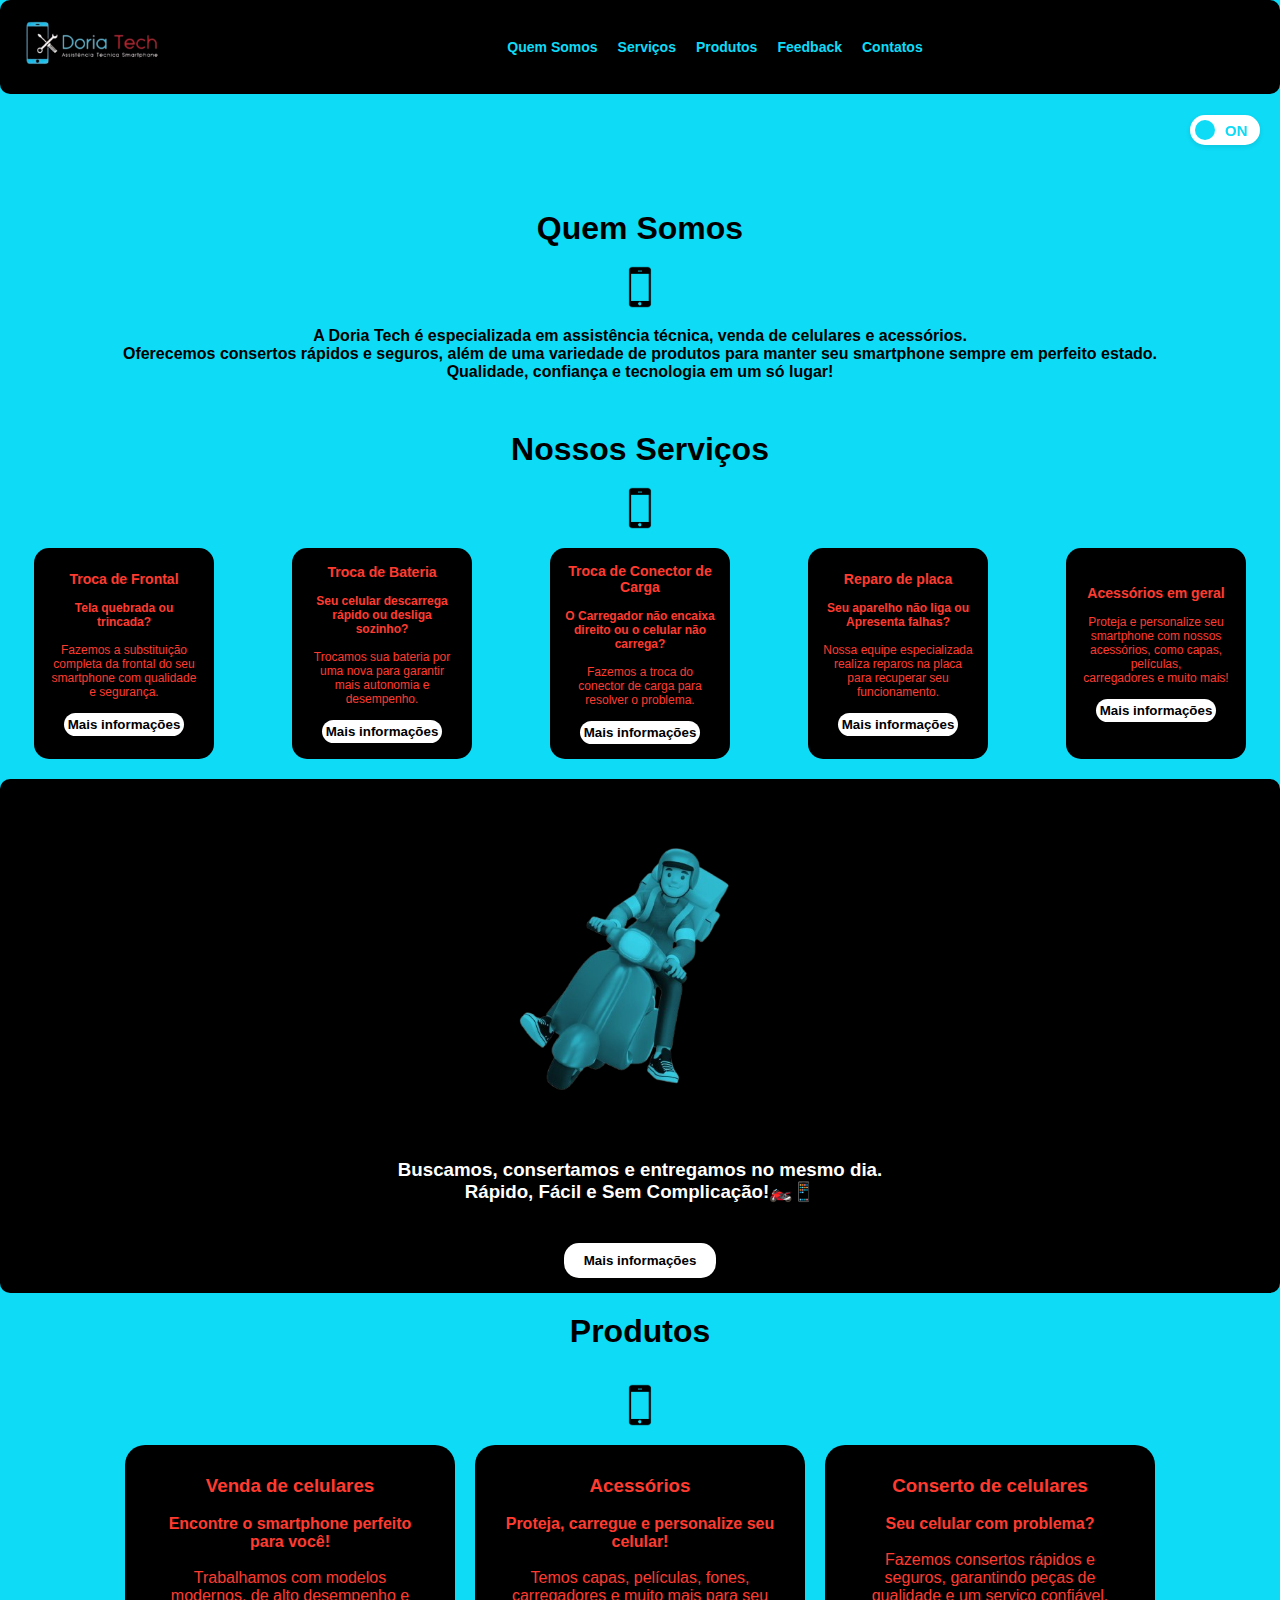
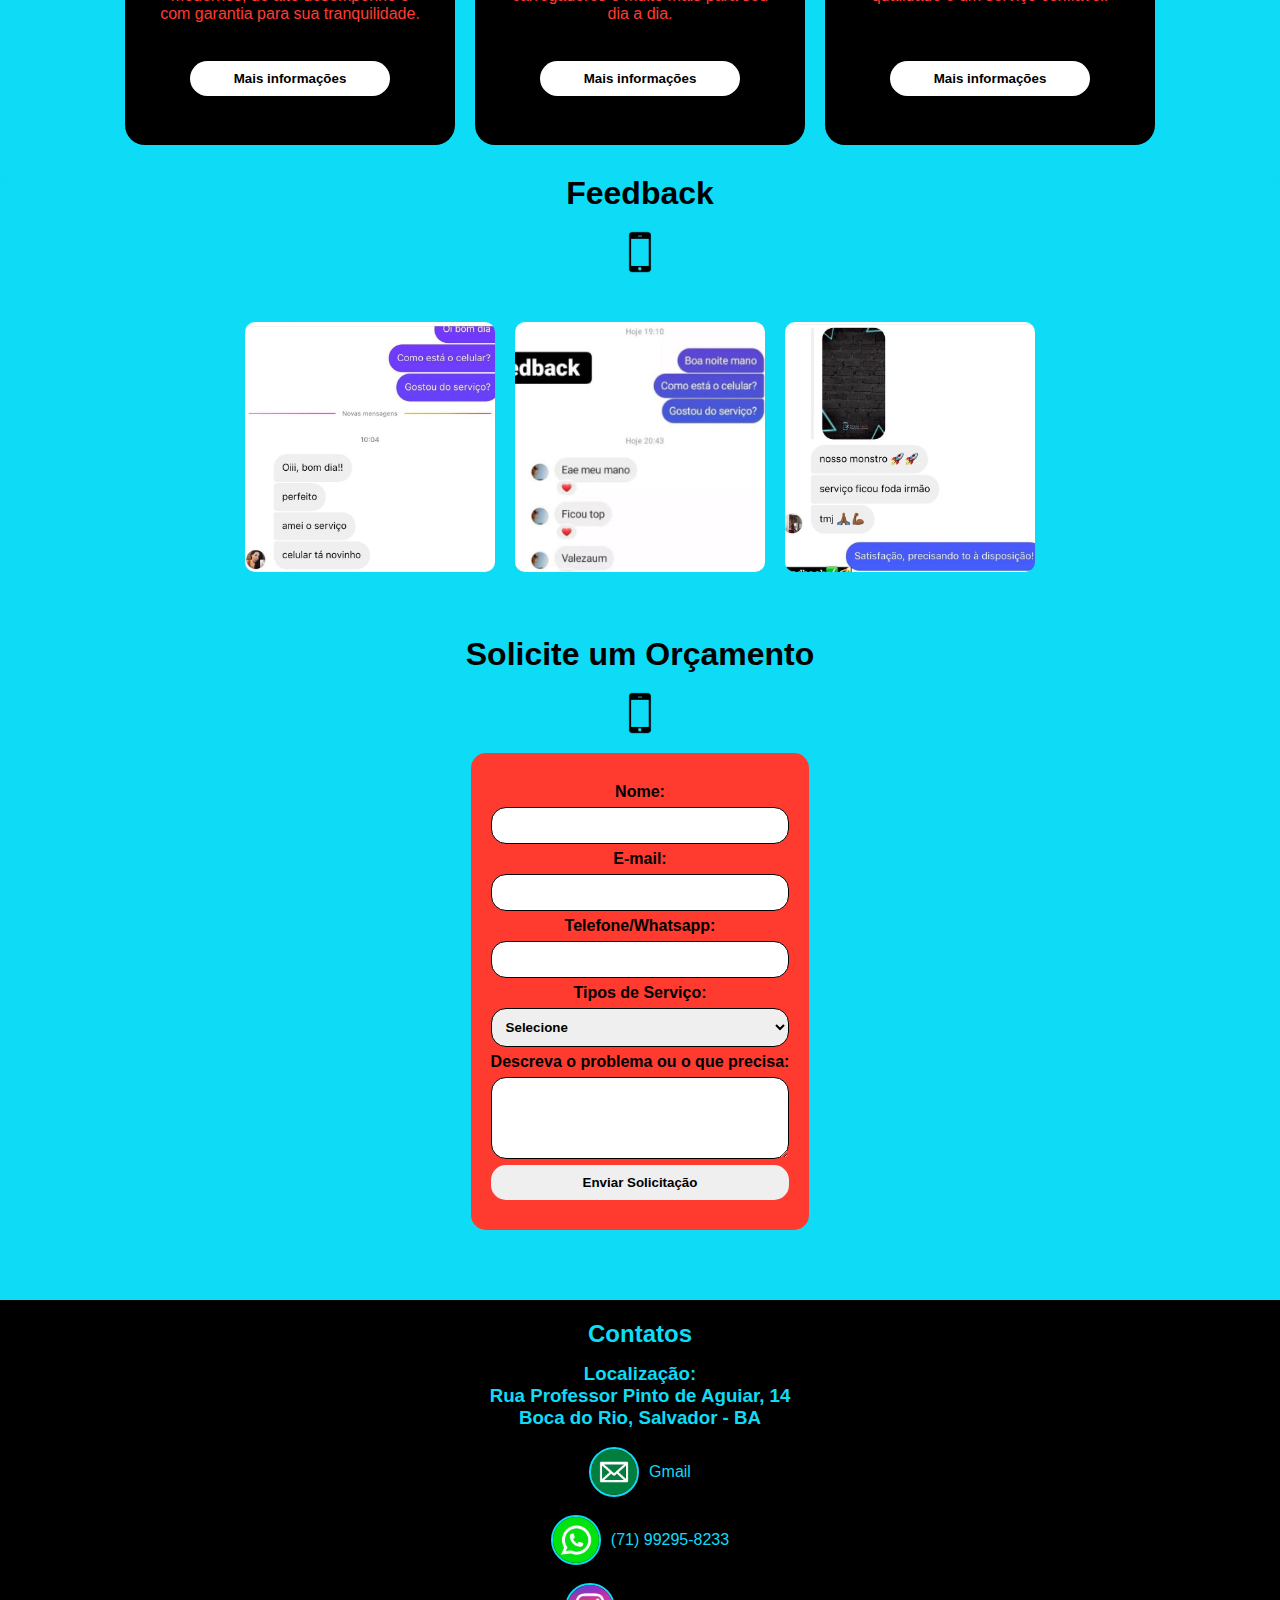
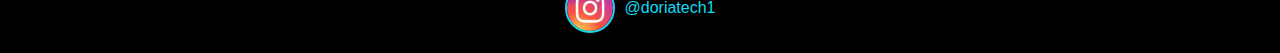
<file: index.html>
<!DOCTYPE html>
<html lang="pt-br">
<head>
    <meta charset="UTF-8">
    <meta name="viewport" content="width=device-width, initial-scale=1.0">
    <link rel="stylesheet" href="doriastyles.css">
    <link rel="stylesheet" href="doriaresponsiv.css">
    <link rel="stylesheet" href="doriadark.css">
    <link rel="stylesheet" href="doriaresponsivdark.css">
    <title>Doriatech</title>
</head>
<body>
    
    <header>
        <nav id="navegacao">
          <div id="menu-sidebar" class="sidebar">
              <button id="fechar-btn"><img src="img/close.svg" alt=""></button>
          </div>
  
          <button id="menu-btn">
            <img class="menu-icon" src="img/menu.svg" alt="" />
          </button>
          <img
            src="img/logo-removebg-preview.png"
            alt="logofoto"
            class="logo-header"
          />
          <ul id="menu-ul" class="menu">
            <li><a href="#quem-so" class="menu_link">Quem Somos</a></li>
            <li><a href="#serv" class="menu_link">Serviços</a></li>
            <li><a href="#prod" class="menu_link">Produtos</a></li>
            <li><a href="#feedback" class="menu_link">Feedback</a></li>
            <li><a href="#footer" class="menu_link">Contatos</a></li>
          </ul>
        </nav>
      </header>
    
    <main class="conteiner">
        <div id="quem-so" class="Quem-somos">
            <h1 class="quem-titulo"> <strong>Quem Somos</strong></h1>
            <img src="img/divcelular-removebg-preview.png" alt="celular" class="celular-div">
            <div class="quem-caixa">
                <p>
                    A Doria Tech é especializada em assistência técnica, venda de celulares e acessórios. 
                    <br>Oferecemos consertos rápidos e seguros, além de uma variedade de produtos para manter seu smartphone sempre em perfeito estado. 
                    <br>                   Qualidade, confiança e tecnologia em um só lugar!
                </p>
            </div>
        </div>
    </main>

    <section id="serv">
        <h1 class="nossos-titulo"><strong>Nossos Serviços</strong></h1>
        <img src="img/divcelular-removebg-preview.png" alt="celular" class="celular-div">
        <div class="nossos-caixa">
            <section class="troca-frontal">
                <div class="frontal">
                    <h3><b>Troca de Frontal</b></h3>
                    <br>
                    <p>
                            <b class="inicio">Tela quebrada ou trincada?</b> <br>
                        <br>Fazemos a substituição completa da frontal do seu smartphone com qualidade e segurança.
                    </p>
                    <br>
                <button class="button-cards"><a href="https://wa.me/5571992958233" target="_blank" rel="noopener noreferrer" class="button-a">Mais informações</a></button>
                </div>

            </section>

            <section class="troca-bateria">
                <div class="bateria">
                    <h3><b>Troca de Bateria</b></h3>
                    <br>
                    <p>
                        <b>Seu celular descarrega rápido ou desliga sozinho?</b><br>
                        <br>Trocamos sua bateria por uma nova para garantir mais autonomia e desempenho.
                    </p>
                    <br>
                <button class="button-cards"><a href="https://wa.me/5571992958233" target="_blank" rel="noopener noreferrer" class="button-a">Mais informações</a></button>
                </div>

            </section>

            <section class="troca-conector">
                <div class="conector">
                    <h3><b>Troca de Conector de Carga</b></h3>
                    <br>
                    <p>
                        <b>O Carregador não encaixa direito ou o celular não carrega?</b><br>
                        <br>Fazemos a troca do conector de carga para resolver o problema.
                    </p>
                    <br>
                <button class="button-cards"><a href="https://wa.me/5571992958233" target="_blank" rel="noopener noreferrer" class="button-a">Mais informações</a></button>
                </div>
            </section>

            <section class="troca-reparo">
                <div class="reparo">
                    <h3><b>Reparo de placa</b></h3>
                    <br>
                    <p>
                        <b>Seu aparelho não liga ou Apresenta falhas?</b><br>
                        <br>Nossa equipe especializada realiza reparos na placa para recuperar seu funcionamento.
                    </p>
                    <br>
                <button class="button-cards"><a href="https://wa.me/5571992958233" target="_blank" rel="noopener noreferrer" class="button-a">Mais informações</a></button>
                </div>
            </section>

            <section class="troca-acessorio">
                <div class="acessorio">
                    <h3><b>Acessórios em geral</b></h3>
                    <br>
                    <p>
                        Proteja e personalize seu smartphone com nossos acessórios, 
                        como capas, películas, carregadores e muito mais!
                    </p>
                    <br>
                <button class="button-cards"><a href="https://wa.me/5571992958233" target="_blank" rel="noopener noreferrer" class="button-a">Mais informações</a></button>
                </div>
            </section>
        </div>
    </section>

    <section class="cta-delivery">
        <img src="img/motoboy-removebg-preview.png" alt="motoboy em uma moto" class="img-delivery">  
       <div class="delivery">      
        <h3>
            Buscamos, consertamos e entregamos no mesmo dia. <br>Rápido, Fácil e Sem Complicação!🏍️📱
        </h3>
        <button class="button-cards-cta"><a href="https://wa.me/5571992958233" target="_blank" rel="noopener noreferrer" class="button-a"> <b>Mais informações</b></a></button>
    </div> 
    </section>

    <section id="prod">
        <h1 class="nossos-produtos"><strong>Produtos</strong></h1>
        <img src="img/divcelular-removebg-preview.png" alt="celular" class="celular-div">

        <section class="nossos-produtos">
            <div class="prod-vendas">
                <div class="vendas">
                    <h3><b>Venda de celulares</b></h3>
                    <br>
                    <p>
                        <b class="inicio">Encontre o smartphone perfeito para você!</b> <br>
                        <br>Trabalhamos com modelos modernos, de alto desempenho e com garantia para sua tranquilidade.
                    </p>
                    <br>
                    <button class="button-cards-vend"><a href="https://wa.me/5571992958233" target="_blank" rel="noopener noreferrer" class="button-a">Mais informações</a></button>
                </div>
            </div>
            <div class="prod-acesso">
                <div class="acesso">
                    <h3><b>Acessórios</b></h3>
                    <br>
                    <p>
                        <b class="inicio">Proteja, carregue e personalize seu celular!</b> <br>
                        <br>Temos capas, películas, fones, carregadores e muito mais para seu dia a dia.
                    </p>
                    <br>
                    <button class="button-cards-vend"><a href="https://wa.me/5571992958233" target="_blank" rel="noopener noreferrer" class="button-a">Mais informações</a></button>
                </div>
            </div>

            <div class="prod-conserto">
                <div class="conserto">
                    <h3><b>Conserto de celulares</b></h3>
                    <br>
                    <p>
                        <b class="inicio">Seu celular com problema?</b> <br>
                        <br>Fazemos consertos rápidos e seguros, garantindo peças de qualidade e um serviço confiável.
                    </p>
                    <br><br>
                    <button class="button-cards-vend"><a href="https://wa.me/5571992958233" target="_blank" rel="noopener noreferrer" class="button-a">Mais informações</a></button>
                </div>
            </div>
        </section>
    </section>

    <section id="feedback">
        <h1 class="nossos-feedback"><strong>Feedback</strong></h1>
        <img src="img/divcelular-removebg-preview.png" alt="divisao-celular" class="celular-div" >
        <div class="feedbacks-container">
        <section class="img-feed1">
            <img src="img/feedback1.jpg" alt="feedbacks" class="feedbacks-todos">
        </section>

        <section>
            <img src="img/feedback2.jpg" alt="feedbacks" class="feedbacks-todos">
        </section>

        <section>
            <img src="img/feedback3.jpg" alt="feedbacks" class="feedbacks-todos">
        </section>
    </div>
    </section>

    <section id="Forms">
        <h1 class="form-text"></strong>Solicite um Orçamento</strong></h1>
        <img src="img/divcelular-removebg-preview.png" alt="divisao-celular" class="celular-div">
              <form action="" method="post" class="form-menu">
                    <label for="nome-form" class="textos-cima-form">Nome:</label>
                    <input type="text" id="nome-form" name="nome" required>

                    <label for="email-form" class="textos-cima-form">E-mail:</label>
                    <input type="email" id="email-form" name="email" required>

                    <label for="tel-form" class="textos-cima-form">Telefone/Whatsapp:</label>
                    <input type="tel" id="tel-form" name="telefone" maxlength="15" required>

                    <label for="servico-form" class="textos-cima-form">Tipos de Serviço:</label>
                    <select  id="servico-form" name="servico" required>
                        <option value="">Selecione</option>
                        <option value="Conserto">Conserto</option>
                        <option value="Comprar">Compra de Celular</option>
                        <option value="Vender">Venda de Celular</option>
                        <option value="Acessorio">Acessórios</option>
                    </select>

                    <label for="mensagem" class="textos-cima-form">Descreva o problema ou o que precisa:</label>
                    <textarea name="mensagem" id="mensagem-form" rows="4" required></textarea>

                    <button type="submit">Enviar Solicitação</button>
              </form>
    </section>

    <footer id="footer">
        <h2 class="contato-titulo">Contatos</h2>
        <h3 class="dark-h3"> Localização:<br>Rua Professor Pinto de Aguiar, 14 <br> Boca do Rio, Salvador - BA</h3> <br>
    
        <div class="contato-info">
            <div class="contato-item">
                <a href="mailto:junior.sm.18@hotmail.com" target="_blank"><img src="img/email2.jpeg" alt="Ícone de E-mail" class="icone"></a>
                <a href="mailto:junior.sm.18@hotmail.com" target="_blank">Gmail</a>
            </div>
            <br>
    
            <div class="contato-item">
                <a href="https://wa.me/5571992958233" target="_blank"><img src="img/wpp3.jpeg" alt="Ícone de WhatsApp" class="icone"></a>
                <a href="https://wa.me/5571992958233" target="_blank">(71) 99295-8233</a>
            </div>
            <br>
    
            <div class="contato-item">
                <a href="https://instagram.com/doriatech1" target="_blank"> <img src="img/ig1.jpeg" alt="Ícone do Instagram" class="icone"></a>
                <a href="https://instagram.com/doriatech1" target="_blank">@doriatech1</a>
            </div>
        </div>
    </footer>  

    <section class="mododark">
        <div class="botao" id="botao">
                <div class="indicar">
                   <div class="texto-onoff">
                    <h1 class="darkmodon">ON</h1>
                    <h1 class="darkmodoff">OFF</h1>
                   </div>
                </div>
        </div>
    </section>

    <script src="doriajava.js"></script>
    <script src="responsiv.js"></script>
</body>
</html>
</file>
<file: doriastyles.css>
*{
    margin: 0;
    padding: 0;
    box-sizing: border-box;
    font-family: 'Exo 2', sans-serif;

}

body{
    background-color: #0edbf6;
    padding-top: 80px; 
    transition: .5s;
}


/* BOTAO ON/OFF */
.botao{
    position: fixed;
    cursor: pointer;
    top: 115px; 
    right: 20px; 
    width: 70px; 
    height: 30px;
    padding: 0 5px;
    border-radius: 25px;
    background-color: #ffffff; 
    z-index: 1000;
    box-shadow: 0 2px 5px rgba(0, 0, 0, 0.1); 
    display: flex;
    align-items: center;
    justify-content: space-between;
    gap: 5px;
}

.botao .indicar{
    width: 20px;
    height: 20px;
    background-color: #0edbf6;
    border-radius: 50%;
    transition: .5s;
}

.botao .texto-onoff{
    display: flex;
    align-items: center;
}

.darkmodon{
    display: block;
    font-size: 15px;
    margin: 2px 30px;
    color: #0edbf6;
}

.darkmodoff{
    display: none;
}

/* HEADER */
html{
    scroll-behavior: smooth;
}

#navegacao{
    display: flex;
    background-color: #000000;
    border-radius: 10px;
    position: fixed;
    width: 100%;
    z-index: 1;
    top: 0;
    padding: 24px 30px;
    justify-content: space-between;
}

.logo-header{
    display: flex;
    align-items: center;
    width: 200px;
}

.menu{
    display: flex;
    align-items: center;
    list-style: none;
    gap: 35px;
    justify-content: center; 
    flex: 1;
}

.menu_link{
    text-decoration: none;
    color: #0edbf6;
    font-weight: bold;
}

.menu_link:hover{
    text-decoration: underline;
    text-underline-offset: 10px;
    color: #FF3B30;
    cursor: pointer;
}

/* QUEM SOMOS*/
.conteiner{
    display: flex;
    justify-content: center;
    align-items: center;
}

.Quem-somos{
    padding: 50px;
    margin-top: 80px; 
}

.quem-titulo{
    text-align: center;   
}

.celular-div{
    display: block;  
    margin: 0 auto;  
    width: 50px;    
    height: auto;    
    margin-top: 15px;
    margin-bottom: 15px;
}

.quem-caixa{
    color: #000000;
    text-align: center;
    font-weight: bold;
}

/* NOSSOS SERVIÇOS*/

.nossos-caixa{
    display: flex;
    justify-content: center;
}

.nossos-titulo{
    text-align: center;
}

.troca-frontal,
.troca-bateria,
.troca-conector,
.troca-reparo,
.troca-serv,
.troca-acessorio {
    display: flex;
    flex-direction: column;
    justify-content: center;
    align-items: center;
    background-color: #000000;
    padding: 20px;
    width: 220px;
    border: #0edbf6;
    border-radius: 25px;
    margin: 0 auto;
    position: relative;
    overflow: hidden;
    text-align: center;
}

.frontal,
.bateria,
.conector,
.reparo,
.serv,
.acessorio,
.button-cards {
    opacity: 1; 
    visibility: visible; 
    color: #FF3B30;
}


.troca-frontal,
.troca-bateria,
.troca-conector,
.troca-reparo,
.troca-serv,
.troca-acessorio {
    transition: opacity 0.3s ease-in-out, visibility 0.3s ease-in-out;
}

.button-cards {
    justify-content: center;
    text-decoration: none;
    font-weight: bold;
    border: none;
    border-radius: 15px;
    padding: 4px;
    cursor: pointer;
    background-color: #ffffff;
}

.button-a {
    text-decoration: none;
    list-style: none;
    color: #000000;
    align-items: center;
}


/* CTA*/
.cta-delivery {
    display: flex;
    align-items: center;
    justify-content: space-between; 
    margin: 20px auto;
    padding: 10px;
    background-color: #000000;
    border-radius: 10px;
    flex-wrap: wrap; 
}

.img-delivery {
    width: 350px; 
    margin-right: 20px; 
}

.delivery {
    display: flex;
    flex-direction: column; 
    justify-content: center;
    align-items: center; 
    color: #ffffff;
    text-align: center;
    font-size: 25px;
    gap: 20px; 
    flex-grow: 1; 
}

.button-cards-cta {
    justify-content: center;
    text-decoration: none;
    border: none;
    border-radius: 15px;
    padding: 10px 20px;
    cursor: pointer;
    background-color: #ffffff;
    margin-top: 20px;  
}

/* PRODUTOS */

.nossos-produtos {
    text-align: center;
    margin: 0;
    margin-bottom: 30px;
    display: flex;
    flex-wrap: wrap; 
    justify-content: center; 
    gap: 20px; 
}

/* PRODUTOS VENDAS */

.prod-vendas {
    background-color: #000000;
    display: flex; 
    flex-direction: column;
    justify-content: space-between;
    align-items: center;
    padding: 20px;
    border-radius: 20px;
    width: 330px;
    height: 250px;
    box-sizing: border-box;
}

.vendas {
    text-align: center;
    color: #FF3B30;
    font-size: 16px;
    word-wrap: break-word;
    white-space: normal;
    padding: 10px;
}

/* PRODUTOS ACESSORIOS */
.prod-acesso {
    background-color: #000000;
    display: flex; 
    flex-direction: column; 
    justify-content: space-between;
    align-items: center;
    padding: 20px;
    border-radius: 20px;
    width: 330px;
    height: 250px;
    box-sizing: border-box;
}

.acesso {
    text-align: center;
    color: #FF3B30;
    font-size: 16px;
    word-wrap: break-word;
    white-space: normal;
    padding: 10px;
}



/* PRODUTOS CONSERTO */

.prod-conserto {
    background-color: #000000;
    display: flex; 
    flex-direction: column; 
    justify-content: space-between;
    align-items: center;
    padding: 20px;
    border-radius: 20px;
    width: 330px;
    height: 250px;
    box-sizing: border-box;
}

.conserto {
    text-align: center;
    color: #FF3B30;
    font-size: 16px;
    word-wrap: break-word;
    white-space: normal;
    padding: 10px;
}

.prod-vendas,
.prod-acesso,
.prod-conserto {
    min-height: 300px; 
    display: flex;
    flex-direction: column;
    align-items: center;
    justify-content: space-between;
}

/* BOTAO PRODUTOS TODOS */
.button-cards-vend {
    justify-content: center;
    font-weight: bold;
    text-decoration: none;
    border: none;
    border-radius: 50px;
    padding: 10px 20px;
    cursor: pointer;
    background-color: #ffffff;
    margin-top: 20px; 
    width: 100%; 
    max-width: 200px; 
    text-align: center; 
}

/* FEEDBACK */

#feedback {
        text-align: center; 
        background-color: #0edbf6; 
        border-radius: 15px;
}

.feedbacks-container {
    padding: 30px;
    display: flex; 
    justify-content: center; 
    gap: 20px; 
    flex-wrap: wrap; 
}

.feedbacks-todos {
    width: auto; 
    height: 300px; 
    border-radius: 10px; 
}

 /* FORM */
.form-text{
    text-align: center;   
}

#Forms{
     display: flex;
     flex-direction: column;
     justify-content: center;
     align-items: center;
     padding:30px 20px;
}

.form-menu{
    display: flex;
    flex-direction: column;
    gap: 6px;
    padding:30px 20px;
    background-color: #FF3B30;
    border-radius: 15px;
    color: #000000;
    
}

#Forms input, #Forms select, #Forms textarea{
    padding: 10px;
    border-radius: 15px;
    border: 1px solid #000000;
    font-weight: bold;
}

.textos-cima-form{
    text-align: center;
    font-weight: bold;
}

#Forms button{
    padding: 10px;
    border-radius: 15px;
    border: none;
    font-weight: bold;
    cursor: pointer;
}

#Forms button:hover{
    color: #0edbf6;
    background-color: #000000;
}

 /* FOOTER */

#footer {
    background-color: #000000; 
    color: #0edbf6; 
    text-align: center; 
    padding: 30px 20px; 
    margin-top: 40px; 
    width: 100%; 
    position: relative; 
}

.contato-titulo {
    font-size: 24px;
    margin-bottom: 15px;
}

.contato-info {
    display: flex;
    flex-direction: column; 
    align-items: center;
}

.contato-item {
    display: flex;
    align-items: center;
    gap: 10px;
}

.icone {
    width: 50px; 
    height: 50px; 
    border-radius: 50%; 
    object-fit: cover; 
    overflow: hidden; 
    display: block; 
    border: 2px solid #0edbf6; 
}

.contato-item {
    display: flex;
    align-items: center;
    gap: 10px;
}

.contato-item a {
    color: #0edbf6; 
    text-decoration: none; 
    font-size: 16px;
    transition: 0.3s; 
}

.contato-item a:hover {
    color: rgb(255, 255, 255); 
}
</file>
<file: doriadark.css>
*{
    margin: 0;
    padding: 0;
    box-sizing: border-box;
    font-family: 'Exo 2', sans-serif;

}

body.dark html{
    scroll-behavior: smooth;
}

body.dark{
    background-color: #000000;
}

/* HEADER */
body.dark .logo-header{
    filter: brightness(200%) contrast(100%) saturate(0) sepia(100%) hue-rotate(180deg);
}

body.dark .menu_link{
    text-decoration: none;
    color: #000000;
    font-weight: bold;
}

body.dark #navegacao{
    display: flex;
    background-color: #FF3B30;
    border-radius: 10px;
    position: fixed;
    width: 100%;
    z-index: 1;
    top: 0;
    padding: 24px 30px;
    justify-content: space-between;
}

body.dark .menu{
    display: flex;
    align-items: center;
    list-style: none;
    gap: 35px;
    justify-content: center; 
    flex: 1;
}

body.dark .menu_link:hover{
    text-decoration: underline;
    text-underline-offset: 10px;
    color: #ffffff;
    cursor: pointer;
}


/* Menu Hamburger */
body.dark .sidebar{
    display: none;
}
body.dark #navegacao button{
    display: none;
    background-color: transparent;
    border: none;
    cursor: pointer;
    
}
body.dark .menu-icon{
    width: 30px;
    height: 30px;
    filter: invert(1);
}

body.dark .fechar-btn{
    width: 30px;
    height: 30px;
}

/* CELULAR DIVISORIO */
body.dark .celular-div{
    filter: invert(1); /* inverte as cores da imagem para adaptá-la ao modo escuro */
}

/* BOTAO ON/OFF */
.botao.dark{
    background-color: #ffffff;
    flex-direction: row-reverse; /* Inverte: agora fica [bolinha] [OFF] */
}

.botao.dark .indicar{
    background-color: #000000;
    transform: translateX(0); /* Mantém no lugar */
}

.botao.dark .texto-onoff{
    display: flex;
    align-items: center;
    flex-direction: row-reverse;
}
   
.botao.dark .darkmodoff{
    display: block;
    font-size: 15px;
    margin: 2px 30px;
    color: #FF3B30;
        
}
 
.botao.dark .darkmodon{
       display: none;
}


/* TITULOS */
body.dark .quem-titulo, body.dark .nossos-titulo{
    color: #ffffff;
    text-align: center;   
}

body.dark .quem-caixa{
    color: #ffffff;
    text-align: center;
    font-weight: bold;
}

/* NOSSOS SERVIÇOS*/
body.dark .troca-frontal,
body.dark .troca-bateria,
body.dark .troca-conector,
body.dark .troca-reparo,
body.dark .troca-serv,
body.dark .troca-acessorio {
    display: flex;
    flex-direction: column;
    justify-content: center;
    align-items: center;
    background-color: #FF3B30;
    padding: 20px;
    width: 220px;
    border: #0edbf6;
    border-radius: 25px;
    margin: 0 auto;
    position: relative;
    overflow: hidden;
    text-align: center;
}

body.dark .frontal,
body.dark .bateria,
body.dark .conector,
body.dark .reparo,
body.dark .serv,
body.dark .acessorio,
body.dark .button-cards {
    opacity: 1; 
    visibility: visible; 
    color: #ffffff;
}


body.dark .troca-frontal,
body.dark .troca-bateria,
body.dark .troca-conector,
body.dark .troca-reparo,
body.dark .troca-serv,
body.dark .troca-acessorio {
    transition: opacity 0.3s ease-in-out, visibility 0.3s ease-in-out;
}

body.dark .button-cards {
    justify-content: center;
    text-decoration: none;
    border: none;
    border-radius: 15px;
    padding: 4px;
    cursor: pointer;
    background-color: #000000;
    font-weight: bold;
}

body.dark .button-a {
    text-decoration: none;
    list-style: none;
    color: #ffffff;
    align-items: center;
}

/* CTA*/

body.dark .cta-delivery {
    display: flex;
    align-items: center;
    justify-content: space-between; 
    margin: 20px auto;
    padding: 10px;
    background-color: #000000;
    border-radius: 10px;
    flex-wrap: wrap; 
}

body.dark .img-delivery {
    width: 350px; 
    margin-right: 20px; 
}

body.dark .delivery {
    display: flex;
    flex-direction: column; 
    justify-content: center;
    align-items: center; 
    color: #0edbf6;
    text-align: center;
    font-size: 25px;
    gap: 20px; 
    flex-grow: 1; 
}

body.dark .button-cards-cta {
    justify-content: center;
    text-decoration: none;
    border: none;
    border-radius: 15px;
    padding: 10px 20px;
    cursor: pointer;
    background-color: #FF3B30;
    margin-top: 20px;  
}

/* PRODUTOS*/


body.dark .nossos-produtos {
    color: #ffffff;
    text-align: center;
    margin: 0;
    margin-bottom: 30px;
    display: flex;
    flex-wrap: wrap; 
    justify-content: center; 
    gap: 20px; 
}



/* PRODUTOS VENDAS */

body.dark .prod-vendas {
    background-color: #FF3B30;
    display: flex; 
    flex-direction: column;
    justify-content: space-between;
    align-items: center;
    padding: 20px;
    border-radius: 20px;
    width: 330px;
    height: 250px;
    box-sizing: border-box;
}

body.dark  .vendas {
    text-align: center;
    color: #ffffff;
    font-size: 16px;
    word-wrap: break-word;
    white-space: normal;
    padding: 10px;
}

/* PRODUTOS ACESSORIOS */
body.dark .prod-acesso {
    background-color: #FF3B30;
    display: flex; 
    flex-direction: column; 
    justify-content: space-between;
    align-items: center;
    padding: 20px;
    border-radius: 20px;
    width: 330px;
    height: 250px;
    box-sizing: border-box;
}

body.dark .acesso {
    text-align: center;
    color: #ffffff;
    font-size: 16px;
    word-wrap: break-word;
    white-space: normal;
    padding: 10px;
}

/* PRODUTOS CONSERTO */

body.dark .prod-conserto {
    background-color: #FF3B30;
    display: flex; 
    flex-direction: column; 
    justify-content: space-between;
    align-items: center;
    padding: 20px;
    border-radius: 20px;
    width: 330px;
    height: 250px;
    box-sizing: border-box;
}

body.dark .conserto {
    text-align: center;
    color: #ffffff;
    font-size: 16px;
    word-wrap: break-word;
    white-space: normal;
    padding: 10px;
}

/* BOTAO PRODUTOS TODOS */
body.dark .button-cards-vend {
    font-weight: bold;
    justify-content: center;
    text-decoration: none;
    border: none;
    border-radius: 50px;
    padding: 10px 20px;
    cursor: pointer;
    background-color: #000000;
    margin-top: 20px; 
    width: 100%; 
    max-width: 200px; 
    text-align: center; 
}

body.dark .prod-vendas,
body.dark .prod-acesso,
body.dark .prod-conserto {
    min-height: 300px; 
    display: flex;
    flex-direction: column;
    align-items: center;
    justify-content: space-between;
}

/* FEEDBACK */
body.dark .nossos-feedback{
color: #ffffff;
}


body.dark #feedback {
    text-align: center; 
    background-color: #000000; 
    border-radius: 15px;
}

body.dark .feedbacks-container {
padding: 30px;
display: flex; 
justify-content: center; 
gap: 20px; 
flex-wrap: wrap; 
}

body.dark .feedbacks-todos {
width: auto; 
height: 300px; 
border-radius: 10px; 
}


/* FORM */
body.dark .form-text {
    color: #ffffff;
    text-align: center;   
}

body.dark #Forms {
    display: flex;
    flex-direction: column;
    justify-content: center;
    align-items: center;
    padding: 30px 20px;
}

body.dark .form-menu {
    display: flex;
    flex-direction: column;
    gap: 6px;
    padding: 30px 20px;
    background-color: #0edbf6;
    border-radius: 15px;
    color: #ffffff;
}

body.dark #Forms input, body.dark #Forms select, body.dark #Forms textarea {
    padding: 10px;
    border-radius: 15px;
    border: 1px solid #000000;
    font-weight: bold;
}

body.dark .textos-cima-form {
    text-align: center;
    font-weight: bold;
}

body.dark #Forms button {
    padding: 10px;
    border-radius: 15px;
    border: none;
    font-weight: bold;
    cursor: pointer;
}

body.dark #Forms button:hover {
    color: #ffffff;
    background-color: #FF3B30;
}

/* FOOTER */
body.dark #footer {
    background-color: #FF3B30; 
    border-radius: 15px;
    color: #0edbf6; 
    text-align: center; 
    padding: 30px 20px; 
    margin-top: 40px; 
    width: 100%; 
    position: relative; 
}

/* FOOTER TITULOS */
body.dark .contato-titulo {
    font-size: 24px;
    margin-bottom: 15px;
}

/* FOOTER LINKS E ICONES*/
body.dark .contato-info {
    display: flex;
    flex-direction: column; 
    align-items: center;
}

body.dark .contato-titulo, body.dark .dark-h3{
    color: #ffffff;
}

body.dark .contato-item {
    display: flex;
    align-items: center;
    gap: 10px;
}

body.dark .icone {
    width: 50px; 
    height: 50px; 
    border-radius: 50%; 
    object-fit: cover; 
    overflow: hidden; 
    display: block; 
    border: 2px solid #ffffff; 
}

body.dark .contato-item {
    display: flex;
    align-items: center;
    gap: 10px;
}

body.dark .contato-item a {
    color: #ffffff; 
    text-decoration: none; 
    font-size: 16px;
    transition: 0.3s; 
}

body.dark .contato-item a:hover {
    color: #0edbf6; 
}
</file>
<file: doriaresponsiv.css>
/* Reset e configurações globais */
* {
    margin: 0;
    padding: 0;
    box-sizing: border-box;
    font-family: 'Exo 2', sans-serif;
}

html {
    scroll-behavior: smooth;
}

body {
    background-color: #0edbf6;
    padding-top: 80px;
}


/* Header e navegação responsiva */
#navegacao {
    display: flex;
    background-color: #000;
    border-radius: 10px;
    position: fixed;
    width: 100%;
    z-index: 10;
    top: 0;
    padding: 15px 20px;
    justify-content: space-between;
    align-items: center;
}

.logo-header {
    width: 150px;
}

.menu {
    display: flex;
    list-style: none;
    gap: 20px;
    flex-wrap: wrap;
}

.menu_link {
    text-decoration: none;
    color: #0edbf6;
    font-weight: bold;
    font-size: 14px;
    white-space: nowrap;
}

/* Menu Hamburger */
.sidebar{
    display: none;
}
#navegacao button{
    display: none;
    background-color: transparent;
    border: none;
    cursor: pointer;
    
}
.menu-icon{
    width: 30px;
    height: 30px;
    filter: invert(1);
}

.fechar-btn{
    width: 30px;
    height: 30px;
}

/* Seção Nossos Serviços */
.nossos-caixa {
    display: grid;
    grid-template-columns: repeat(auto-fit, minmax(120px, 1fr));
    gap: 10px;
    justify-content: center;
}

.troca-frontal, .troca-bateria, .troca-conector, .troca-reparo, .troca-serv, .troca-acessorio {
    background-color: #000;
    padding: 15px;
    width: 100%;
    max-width: 180px;
    border-radius: 15px;
    text-align: center;
    color: #0edbf6;
    font-size: 12px;
    word-wrap: break-word;
    transition: transform 0.3s ease-in-out;
}

.troca-frontal:hover, .troca-bateria:hover, .troca-conector:hover, .troca-reparo:hover, .troca-serv:hover, .troca-acessorio:hover {
    transform: scale(1.05);
}

/* Seção Delivery */
.cta-delivery {
    display: flex;
    flex-direction: column;
    align-items: center;
    background-color: #000;
    padding: 20px;
    border-radius: 10px;
}

.img-delivery {
    width: 80%;
    max-width: 350px;
    margin-bottom: 15px;
}

.delivery {
    color: #fff;
    text-align: center;
    max-width: 600px;
    margin: 0 auto;
}



    
/* FEEDBACK IMAGENS */
.feedbacks-todos {
        width: 250px; 
        height: 250px;
        border-radius: 10px;
        object-fit: cover;
}



/* FOOTER */
#footer {
    background-color: #000;
    color: #0edbf6;
    text-align: center;
    padding: 20px;
    width: 100%;
    position: relative; 
}

/* FOOTER CONTATOS */
.contato-info {
    display: flex;
    flex-direction: column;
    align-items: center;
}

.contato-item {
    display: flex;
    align-items: center;
    gap: 10px;
    flex-wrap: wrap;
}

.contato-item a {
    color: #0edbf6;
    text-decoration: none;
    font-size: 16px;
}

/*CYA DELIVERY*/
.cta-delivery {
    padding: 15px;
}

.delivery {
    font-size: 16px; 
    white-space: normal; 
}

@media (max-width: 768px) {

        .sidebar{
            position: absolute;
            left: 0;
            top: 0;
            z-index: 100;
            background-color: rgba(0, 0, 0, 0.82);
            border-radius: 0px 15px 15px 0px;
            height: 50vh;
            width: 60%;
            border: solid white 1px;
           
        }
        #navegacao button{
            display: block;
        }
        .sidebar img{
            width: 25px;
            height: 25px;
            filter: invert(1);
        }
        .sidebar #fechar-btn{
            position: absolute;
            top: 2em;
            right: 2em;
        }
        
        #navegacao {
            display: flex;
            justify-content: space-between;
            flex-direction: row;
            padding: 11px;
        }
        .menu {
            display: none;
            align-items: baseline;
            flex-direction: column;
            gap: 20px;
        }
        .menu li{
            margin-left: 2em;
        }
        .menu li a{
            font-size: 1.0rem;
        }
        .logo-header{
            margin-right: 110px;
            margin-top: 5px;
            margin-bottom: 10px;
        }

    /* NOSSOS SERVIÇOS */
    .nossos-caixa {
        display: flex;
        flex-wrap: wrap;
        justify-content: center;
    }

/* FEEDBACK */
.feedbacks-container {
    flex-direction: column;
    align-items: center;
    gap: 20px;
    flex-wrap: wrap;
}
.contato-info {
    flex-direction: column;
    text-align: center;
}
.contato-item {
    justify-content: center;
}


}
</file>
<file: doriaresponsivdark.css>
/* RESETAR CONFIGURAÇÕES */
* {
    margin: 0;
    padding: 0;
    box-sizing: border-box;
    font-family: 'Exo 2', sans-serif;
}

html {
    scroll-behavior: smooth;
}

/* DARK FEEDBACK */
body.dark #feedback {
    text-align: center; 
    background-color: #000; 
    border-radius: 15px;
}

body.dark .feedbacks-container {
padding: 30px;
display: flex; 
justify-content: center; 
gap: 20px; 
flex-wrap: wrap; 
}

body.dark .feedbacks-todos {
width: 250px; 
height: 250px; 
border-radius: 10px; 
}

/* DARK HEADER E MENU LINKS */
body.dark #navegacao {
    display: flex;
    background-color: #FF3B30;
    border-radius: 10px;
    position: fixed;
    width: 100%;
    z-index: 10;
    top: 0;
    padding: 15px 20px;
    justify-content: space-between;
    align-items: center;
}

body.dark .logo-header {
    width: 150px;
}

body.dark .menu {
    display: flex;
    list-style: none;
    gap: 20px;
    flex-wrap: wrap;
}

body.dark .menu_link {
    text-decoration: none;
    color: #000;
    font-weight: bold;
    font-size: 14px;
    white-space: nowrap;
}


/* CTA DELIVERY*/
body.dark .cta-delivery {
    padding: 15px;
}

body.dark .delivery {
    font-size: 16px; 
    white-space: normal; 
}

/* FOOTER DARK*/
body.dark #footer {
    background-color: #FF3B30;
    color: #ffffff;
    text-align: center;
    padding: 20px;
    width: 100%;
    position: relative; 
}

@media (max-width: 768px) {
    body.dark #navegacao {
        flex-direction: column;
        align-items: center;
        padding: 10px;
    }
    body.dark .menu {
        flex-direction: row;
        gap: 10px;
    }
    body.dark .logo-header {
        margin-bottom: 10px;
    }

    body.dark #feedback {
        text-align: center;
        background-color: #000;
        padding: 20px;
    }
    
    body.dark .feedbacks-container {
        display: flex;
        justify-content: center;
        gap: 20px;
        flex-wrap: wrap;
    }
    
    body.dark .feedbacks-todos {
        width: 250px; /* Aumentei a largura das imagens */
        height: 250px;
        border-radius: 10px;
        object-fit: cover;
    }

    body.dark .sidebar{
        position: absolute;
        left: 0;
        top: 0;
        z-index: 100;
        background-color: rgba(255, 59, 48, 0.82);
        border-radius: 0px 15px 15px 0px;
        height: 50vh;
        width: 60%;
        border: solid white 1px;
       
    }
    body.dark #navegacao button{
        display: block;
    }
    body.dark .sidebar img{
        width: 25px;
        height: 25px;
        filter: invert(1);
    }
    body.dark .sidebar #fechar-btn{
        position: absolute;
        top: 2em;
        right: 2em;
    }
    
    body.dark #navegacao {
        display: flex;
        justify-content: space-between;
        flex-direction: row;
        padding: 11px;
    }
    body.dark .menu {
        display: none;
        align-items: baseline;
        flex-direction: column;
        gap: 20px;
    }
    body.dark .menu li{
        margin-left: 2em;
    }
    body.dark .menu li a{
        font-size: 1.0rem;
    }
    body.dark .logo-header{
        margin-right: 110px;
        margin-top: 5px;
        margin-bottom: 10px;
    }

}

@media (max-width: 411px) {
    .botao{
        position: fixed;
        cursor: pointer;
        margin-top: 1px; 
        right: 20px; 
        width: 50px; 
        height: 30px;
        border-radius: 25px;
        background-color: #ffffff; 
        z-index: 1000;
        box-shadow: 0 2px 5px rgba(0, 0, 0, 0.1); 
    }
    body.dark .botao{
        position: fixed;
        cursor: pointer;
        margin-top: 1px; 
        right: 20px; 
        width: 50px; 
        height: 30px;
        border-radius: 25px;
        background-color: #ffffff; 
        z-index: 1000;
        box-shadow: 0 2px 5px rgba(0, 0, 0, 0.1); 
    }

    .darkmodon{
        display: block;
        font-size: 11px;
        margin: 3px 22px;
        color: #0edbf6;
    }
    
    .botao.dark .darkmodoff{
        display: block;
        font-size: 11px;
        margin: 3px 22px;
        color: #FF3B30;
            
    }

    body.dark .feedbacks-container {
        display: flex;
        flex-direction: column;
        justify-content: center;
        align-items: center;
        gap: 20px;
        flex-wrap: wrap;
    }

    body.dark .feedbacks-todos {
            width: 250px; 
            height: 250px;
            border-radius: 10px;
            object-fit: cover;
    }

    body.dark .cta-delivery {
        display: flex;
        flex-direction: column;
        align-items: center;
        background-color: #000;
        padding: 20px;
        border-radius: 10px;
    }
    
    body.dark .img-delivery {
        width: 80%;
        max-width: 350px;
        margin-bottom: 15px;
    }
    
    body.dark .delivery {
        color: #fff;
        text-align: center;
        max-width: 600px;
        margin: 0 auto;
    }

    .logo-header{
        margin-left: 70px;
        margin-top: 5px;
        margin-bottom: 10px;
    }

    body.dark .logo-header{
        margin-top: 5px;
        margin-bottom: 10px;
    }
}
</file>
